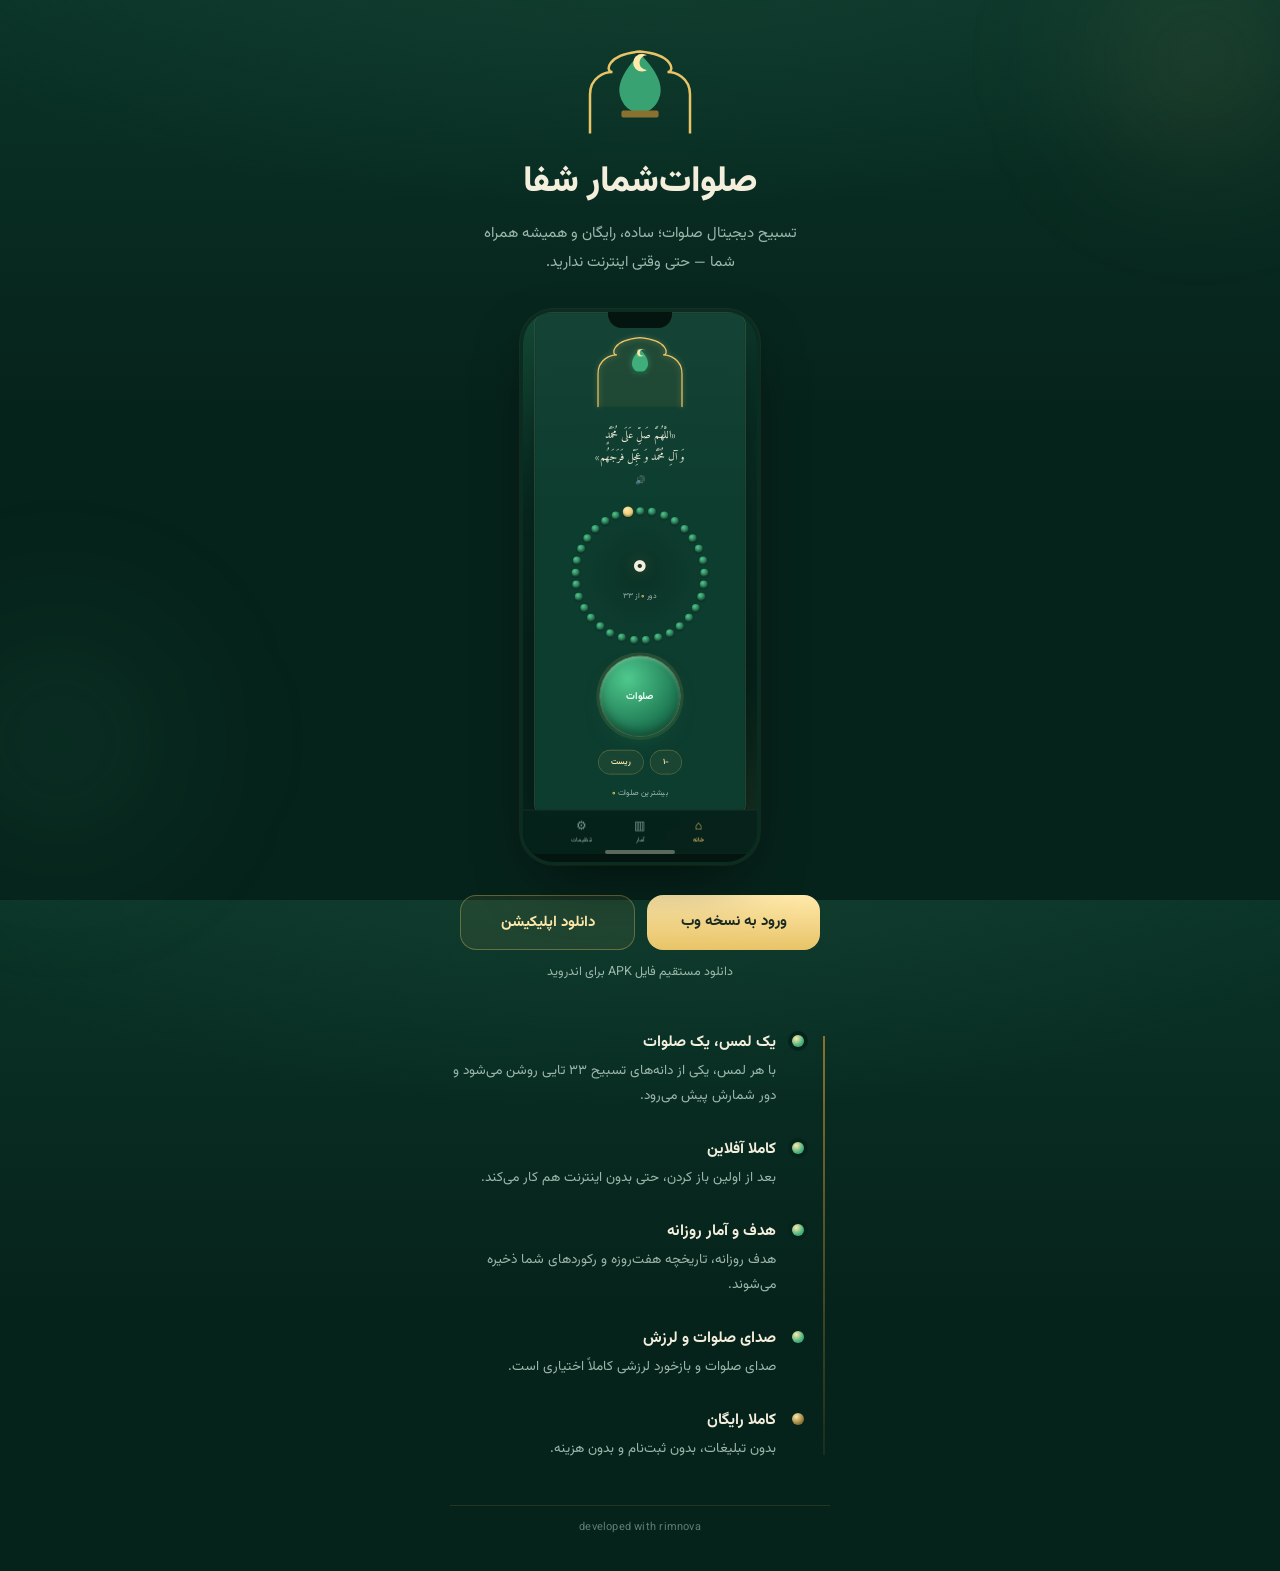
<file: index.html>
<!DOCTYPE html>
<html lang="fa" dir="rtl">
<head><meta charset="UTF-8"><meta name="viewport" content="width=device-width, initial-scale=1.0, viewport-fit=cover"><title>صلوات‌شمار شفا — تسبیح دیجیتال صلوات</title><meta name="description" content="تسبیح دیجیتال رایگان برای شمارش صلوات. کاملا آفلاین، بدون تبلیغات و بدون نیاز به ثبت‌نام."><meta name="theme-color" content="#06231b"><link rel="icon" type="image/png" href="webapp/logo.png"><link rel="preconnect" href="https://fonts.googleapis.com"><link rel="preconnect" href="https://fonts.gstatic.com" crossorigin><link href="https://fonts.googleapis.com/css2?family=Amiri:ital,wght@0,400;0,700;1,400&family=Vazirmatn:wght@400;500;600;700;800&display=swap" rel="stylesheet"><link rel="stylesheet" href="landing.css"></head>
<body><div class="glow glow-a"></div><div class="glow glow-b"></div><main class="wrap"><div class="arch"><svg class="arch-svg" viewBox="0 0 220 170" aria-hidden="true"><path class="arch-path" d="M10,168 L10,90 C10,55 40,45 55,45 C40,45 42,10 110,4 C178,10 180,45 165,45 C180,45 210,55 210,90 L210,168" /></svg><svg class="dome-svg" viewBox="0 0 100 90" aria-hidden="true"><defs><mask id="crescentMask"><rect x="0" y="0" width="100" height="100" fill="#fff" /><circle cx="57" cy="15" r="7.5" fill="#000" /></mask></defs><path class="dome-shape" d="M50,6 Q22,34 31,53 Q37,66 50,66 Q63,66 69,53 Q78,34 50,6 Z" /><rect class="dome-base" x="31" y="64" width="38" height="7" rx="2" /><circle class="crescent" cx="52" cy="15" r="9" mask="url(#crescentMask)" /></svg></div><h1 class="headline">صلوات‌شمار شفا</h1><p class="subhead">تسبیح دیجیتال صلوات؛ ساده، رایگان و همیشه همراه شما — حتی وقتی اینترنت ندارید.</p><div class="phone-frame"><div class="phone-notch"></div><iframe class="phone-screen" src="webapp/index.html" title="پیش‌نمایش زنده صلوات‌شمار" loading="lazy"></iframe><div class="phone-home-bar"></div></div><div class="cta-row"><a href="webapp/index.html" class="btn btn-primary">ورود به نسخه وب</a><a href="SalavatShomarShafa.apk" class="btn btn-ghost">دانلود اپلیکیشن</a></div><p class="cta-note">دانلود مستقیم فایل APK برای اندروید</p><section class="thread" aria-label="ویژگی‌ها"><div class="thread-line"></div><div class="thread-item"><span class="thread-bead"></span><div class="thread-text"><h3>یک لمس، یک صلوات</h3><p>با هر لمس، یکی از دانه‌های تسبیح ۳۳ تایی روشن می‌شود و دور شمارش پیش می‌رود.</p></div></div><div class="thread-item"><span class="thread-bead"></span><div class="thread-text"><h3>کاملا آفلاین</h3><p>بعد از اولین باز کردن، حتی بدون اینترنت هم کار می‌کند.</p></div></div><div class="thread-item"><span class="thread-bead"></span><div class="thread-text"><h3>هدف و آمار روزانه</h3><p>هدف روزانه، تاریخچه هفت‌روزه و رکوردهای شما ذخیره می‌شوند.</p></div></div><div class="thread-item"><span class="thread-bead"></span><div class="thread-text"><h3>صدای صلوات و لرزش</h3><p>صدای صلوات و بازخورد لرزشی کاملاً اختیاری است.</p></div></div><div class="thread-item"><span class="thread-bead tassel"></span><div class="thread-text"><h3>کاملا رایگان</h3><p>بدون تبلیغات، بدون ثبت‌نام و بدون هزینه.</p></div></div></section><footer class="site-footer"><span>developed with rimnova</span></footer></main><script>function fitPhonePreview(){var f=document.querySelector('.phone-frame'),s=document.querySelector('.phone-screen');if(!f||!s)return;s.style.transform='scale('+f.clientWidth/380+')'}window.addEventListener('load',fitPhonePreview);window.addEventListener('resize',fitPhonePreview);</script></body></html>
</file>
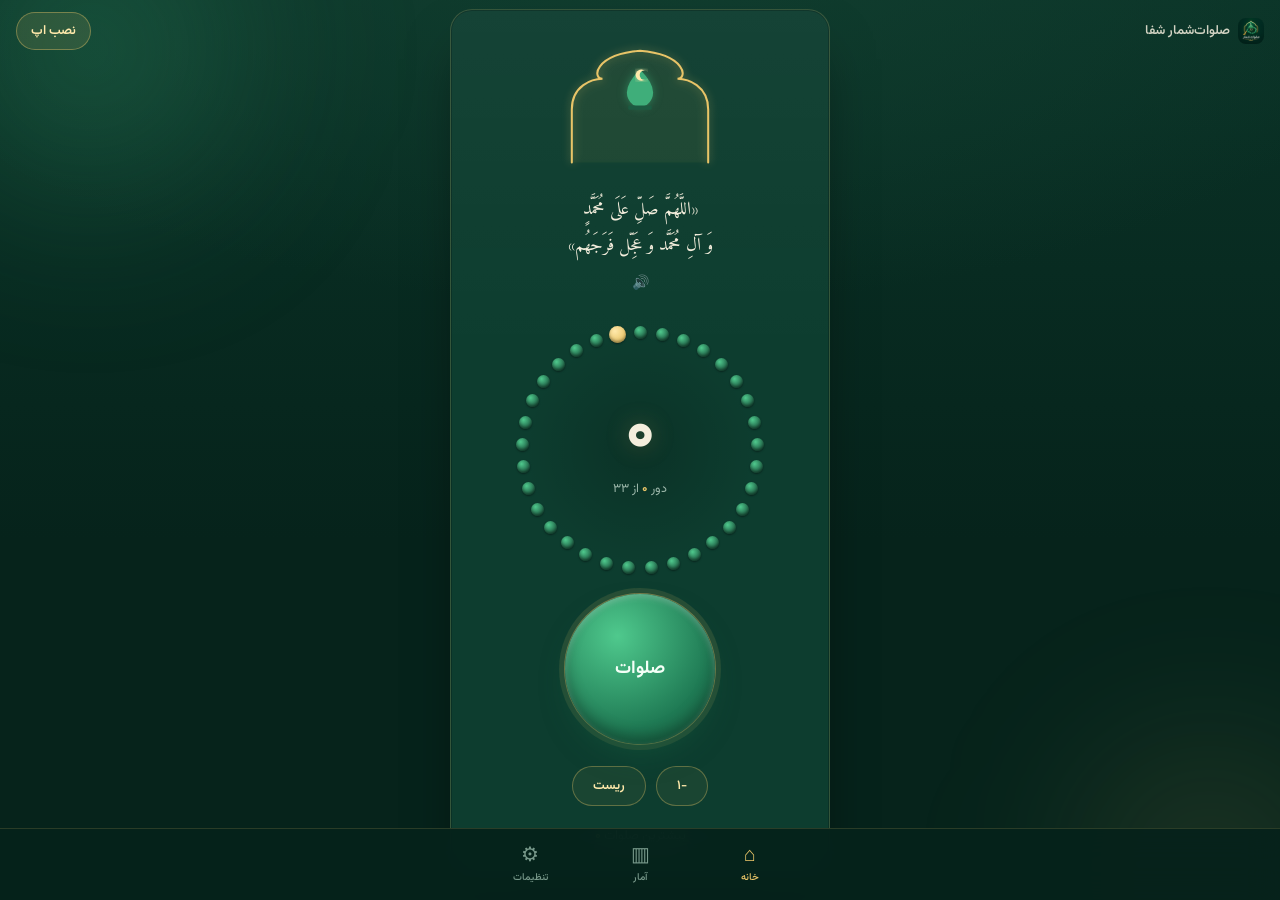
<file: webapp/index.html>
<!DOCTYPE html><html lang="fa" dir="rtl"><head><meta charset="UTF-8"><meta name="viewport" content="width=device-width, initial-scale=1.0, viewport-fit=cover, user-scalable=no"><title>صلوات‌شمار | شفا</title><meta name="description" content="تسبیح دیجیتال آفلاین برای شمارش صلوات"><meta name="theme-color" content="#06231b"><link rel="manifest" href="manifest.json"><link rel="icon" type="image/png" href="logo.png"><link rel="apple-touch-icon" href="icons/icon-180.png"><meta name="apple-mobile-web-app-capable" content="yes"><meta name="apple-mobile-web-app-status-bar-style" content="black-translucent"><meta name="apple-mobile-web-app-title" content="صلوات‌شمار"><meta name="mobile-web-app-capable" content="yes"><link rel="preconnect" href="https://fonts.googleapis.com"><link rel="preconnect" href="https://fonts.gstatic.com" crossorigin><link href="https://fonts.googleapis.com/css2?family=Amiri:ital,wght@0,400;0,700;1,400&family=Vazirmatn:wght@400;500;600;700;800&display=swap" rel="stylesheet"><link rel="stylesheet" href="style.css"></head><body>
<div class="glow glow-a"></div><div class="glow glow-b"></div>
<header class="app-topbar"><a href="../index.html" class="topbar-brand"><img src="logo.png" alt="" class="topbar-logo"><span>صلوات‌شمار شفا</span></a><button id="installBtn" class="topbar-install" hidden>نصب اپ</button></header>
<div id="installModal" class="install-modal" hidden><div class="install-modal-box"><p id="installModalText"></p><button id="installModalClose" class="ghost-btn">متوجه شدم</button></div></div>
<main class="card">
<div class="arch"><svg class="arch-svg" viewBox="0 0 220 170" aria-hidden="true"><path class="arch-path" d="M10,168 L10,90 C10,55 40,45 55,45 C40,45 42,10 110,4 C178,10 180,45 165,45 C180,45 210,55 210,90 L210,168"/></svg><svg class="dome-svg" viewBox="0 0 100 90" aria-hidden="true"><defs><mask id="crescentMask"><rect x="0" y="0" width="100" height="100" fill="#fff"/><circle cx="57" cy="15" r="7.5" fill="#000"/></mask></defs><path class="dome-shape" d="M50,6 Q22,34 31,53 Q37,66 50,66 Q63,66 69,53 Q78,34 50,6 Z"/><rect class="dome-base" x="31" y="64" width="38" height="7" rx="2"/><circle class="crescent" cx="52" cy="15" r="9" mask="url(#crescentMask)"/></svg></div>
<p id="salawatText" class="salawat" role="button" tabindex="0" aria-label="پخش صلوات صوتی">«اللَّهُمَّ صَلِّ عَلَی مُحَمَّدٍ<br>وَ آلِ مُحَمَّد وَ عَجِّل فَرَجَهُم» <span class="sound-icon">🔊</span></p>
<div class="counter-wrap"><div id="beadRing" class="bead-ring"></div><div class="count-core"><div id="countDisplay" class="count-display">۰</div><div class="round-label">دور <span id="roundCount">۰</span> از ۳۳</div></div></div>
<button id="clickBtn" class="click-btn"><span>صلوات</span></button><div class="secondary-actions"><button id="minusBtn" class="ghost-btn">−۱</button><button id="resetBtn" class="ghost-btn">ریست</button></div><p class="best-score">بیشترین صلوات&nbsp;<strong id="bestCount">۰</strong></p>
</main>
<nav class="bottom-nav"><button class="nav-item active" data-panel="home"><span class="nav-icon">⌂</span><span>خانه</span></button><button class="nav-item" data-panel="stats"><span class="nav-icon">▥</span><span>آمار</span></button><button class="nav-item" data-panel="settings"><span class="nav-icon">⚙</span><span>تنظیمات</span></button></nav>
<div id="appPanel" class="app-panel" hidden><div class="panel-box"><div class="panel-head"><h2 id="panelTitle"></h2><button id="panelClose">×</button></div><div id="panelContent"></div></div></div>
<script src="script.js"></script></body></html>
</file>
<file: landing.css>
:root{
  --bg-deep:   #06231b;
  --bg-mid:    #0a3327;
  --panel:     #0d3d2f;
  --panel-2:   #0f4736;
  --gold:      #e8c468;
  --gold-hi:   #ffe9ab;
  --gold-dim:  #8a712f;
  --bead:      #3fae7a;
  --text-warm: #f4eedd;
  --text-muted:#9db8ab;
}

*{ margin:0; padding:0; box-sizing:border-box; }
html,body{ height:100%; }

body{
  min-height:100vh;
  min-height:100dvh;
  background:
    radial-gradient(ellipse 120% 60% at 50% -10%, #123f30 0%, transparent 55%),
    linear-gradient(180deg, var(--bg-mid) 0%, var(--bg-deep) 45%);
  font-family:'Vazirmatn', sans-serif;
  color:var(--text-warm);
  overflow-x:hidden;
  position:relative;
}

.glow{ position:fixed; border-radius:50%; filter:blur(70px); pointer-events:none; z-index:0; }
.glow-a{ width:280px; height:280px; top:-80px; right:-60px; background:radial-gradient(circle, rgba(232,196,104,.16), transparent 70%); }
.glow-b{ width:320px; height:320px; bottom:0; left:-100px; background:radial-gradient(circle, rgba(63,174,122,.14), transparent 70%); }

.wrap{
  position:relative;
  z-index:1;
  max-width:520px;
  margin:0 auto;
  padding:48px 24px 32px;
  display:flex;
  flex-direction:column;
  align-items:center;
  text-align:center;
}

/* ---- arch + dome (shared brand mark) ---- */
.arch{ position:relative; width:110px; height:88px; margin-bottom:18px; }
.arch-svg, .dome-svg{ position:absolute; inset:0; width:100%; height:100%; }
.arch-path{ fill:none; stroke:var(--gold); stroke-width:5; }
.dome-shape{ fill:var(--bead); opacity:.9; }
.dome-base{ fill:var(--gold-dim); }
.crescent{ fill:var(--gold-hi); }

.headline{
  font-size:clamp(28px, 7vw, 36px);
  font-weight:800;
  letter-spacing:-.01em;
  margin-bottom:10px;
}

.subhead{
  font-size:15px;
  line-height:1.9;
  color:var(--text-muted);
  max-width:340px;
  margin-bottom:32px;
}

/* ---- phone frame with live app preview ---- */
.phone-frame{
  position:relative;
  width:min(240px, 62vw);
  aspect-ratio: 380 / 880;
  background:#04140f;
  border:3px solid #12463580;
  border-radius:34px;
  box-shadow:
    0 24px 60px -20px rgba(0,0,0,.6),
    0 0 0 1px rgba(232,196,104,.08);
  margin-bottom:30px;
  overflow:hidden;
}
.phone-notch{
  position:absolute;
  top:0; left:50%; transform:translateX(-50%);
  width:64px; height:16px;
  background:#04140f;
  border-radius:0 0 14px 14px;
  z-index:2;
}
.phone-screen{
  position:absolute;
  top:0; left:0;
  width:380px; height:880px;
  border:none;
  transform-origin: top left;
  pointer-events:auto;
}
.phone-home-bar{
  position:absolute;
  bottom:8px; left:50%; transform:translateX(-50%);
  width:70px; height:4px;
  background:rgba(244,238,221,.35);
  border-radius:99px;
  z-index:2;
}

/* ---- CTAs ---- */
.cta-row{
  display:flex;
  gap:12px;
  width:100%;
  max-width:360px;
  margin-bottom:12px;
}
.btn{
  flex:1;
  padding:15px 12px;
  border-radius:16px;
  font-size:15px;
  font-weight:700;
  text-decoration:none;
  text-align:center;
  transition:transform .15s ease;
}
.btn:active{ transform:scale(.97); }
.btn-primary{
  background:linear-gradient(180deg, var(--gold-hi), var(--gold));
  color:#1c2b22;
}
.btn-ghost{
  background:rgba(232,196,104,.08);
  border:1px solid rgba(232,196,104,.35);
  color:var(--gold-hi);
}
.cta-note{
  font-size:12.5px;
  color:var(--text-muted);
  margin-bottom:48px;
}

/* ---- feature list styled as a tasbih thread ---- */
.thread{
  position:relative;
  width:100%;
  max-width:380px;
  text-align:right;
  padding-inline-start:26px;
  margin-bottom:44px;
}
.thread-line{
  position:absolute;
  top:6px; bottom:6px;
  right:5px;
  width:2px;
  background:linear-gradient(180deg, var(--gold-dim), rgba(138,113,47,.15));
}
.thread-item{
  position:relative;
  display:flex;
  gap:16px;
  padding-bottom:28px;
}
.thread-item:last-child{ padding-bottom:0; }
.thread-bead{
  flex-shrink:0;
  width:12px; height:12px;
  border-radius:50%;
  margin-top:5px;
  background:radial-gradient(circle at 35% 30%, var(--gold-hi), var(--bead) 65%);
  box-shadow:0 0 0 4px var(--bg-deep);
  z-index:1;
}
.thread-bead.tassel{
  background:radial-gradient(circle at 35% 30%, var(--gold-hi), var(--gold-dim) 70%);
}
.thread-text h3{
  font-size:15.5px;
  font-weight:700;
  margin-bottom:4px;
}
.thread-text p{
  font-size:13.5px;
  line-height:1.9;
  color:var(--text-muted);
}

/* ---- footer credit ---- */
.site-footer{
  padding-top:8px;
  border-top:1px solid rgba(232,196,104,.12);
  width:100%;
  max-width:380px;
}
.site-footer span{
  font-family:'Vazirmatn', sans-serif;
  font-size:11px;
  color:var(--text-muted);
  opacity:.6;
  letter-spacing:.02em;
}

@media (prefers-reduced-motion: reduce){
  *{ transition-duration:.001ms !important; }
}
</file>
<file: webapp/style.css>
:root{--bg-deep:#06231b;--bg-mid:#0a3327;--panel:#0d3d2f;--panel-2:#0f4736;--gold:#e8c468;--gold-hi:#ffe9ab;--gold-dim:#8a712f;--bead:#3fae7a;--bead-lit-1:#ffe9ab;--bead-lit-2:#e8c468;--bead-dim:#1c5a41;--text-warm:#f4eedd;--text-muted:#9db8ab;--radius:22px}
*{margin:0;padding:0;box-sizing:border-box}html,body{height:100%}body{min-height:100vh;min-height:100dvh;background:radial-gradient(ellipse 120% 80% at 50% -10%,#123f30 0%,transparent 55%),linear-gradient(180deg,var(--bg-mid) 0%,var(--bg-deep) 60%);display:flex;align-items:center;justify-content:center;padding:76px 18px 92px;font-family:'Vazirmatn',Tahoma,sans-serif;color:var(--text-warm);overflow-x:hidden;position:relative;transition:background .25s,color .25s}.glow{position:fixed;border-radius:50%;filter:blur(80px);pointer-events:none;z-index:0}.glow-a{width:420px;height:420px;top:-160px;left:-120px;background:radial-gradient(circle,rgba(63,174,122,.35),transparent 70%)}.glow-b{width:380px;height:380px;bottom:-160px;right:-120px;background:radial-gradient(circle,rgba(232,196,104,.16),transparent 70%)}.card{position:relative;z-index:1;width:100%;max-width:380px;background:linear-gradient(180deg,rgba(255,255,255,.03),rgba(255,255,255,0) 40%),var(--panel);border:1px solid rgba(232,196,104,.18);border-radius:var(--radius);padding:36px 26px 28px;text-align:center;box-shadow:0 30px 60px -20px rgba(0,0,0,.6),0 0 0 1px rgba(0,0,0,.2) inset;animation:rise .7s cubic-bezier(.2,.8,.2,1) both}@keyframes rise{from{opacity:0;transform:translateY(18px) scale(.98)}to{opacity:1;transform:translateY(0) scale(1)}}
.arch{position:relative;width:150px;height:120px;margin:0 auto 18px}.arch-svg{position:absolute;inset:0;width:100%;height:100%;overflow:visible}.arch-path{fill:rgba(232,196,104,.05);stroke:var(--gold);stroke-width:3;stroke-linecap:round;filter:drop-shadow(0 0 6px rgba(232,196,104,.45))}.dome-svg{position:absolute;left:50%;top:34%;width:62px;height:56px;transform:translate(-50%,-38%);overflow:visible}.dome-shape{fill:var(--bead);filter:drop-shadow(0 0 8px rgba(63,174,122,.55))}.dome-base{fill:var(--bead-dim)}.crescent{fill:var(--gold-hi);filter:drop-shadow(0 0 5px rgba(255,233,171,.7));animation:breathe 3.2s ease-in-out infinite;transform-origin:52px 15px}@keyframes breathe{0%,100%{opacity:.85}50%{opacity:1;filter:drop-shadow(0 0 9px rgba(255,233,171,.9))}}
.salawat{position:relative;font-family:'Amiri',serif;font-size:18px;line-height:2;color:var(--text-warm);margin-bottom:26px;cursor:pointer;border-radius:14px;padding:8px 10px;transition:.2s}.salawat:hover,.salawat:focus-visible{background:rgba(232,196,104,.06);outline:none}.sound-icon{display:block;margin-top:6px;font-size:14px;opacity:.55}.salawat.playing{background:rgba(232,196,104,.1);animation:salawatGlow 1.4s ease-in-out infinite}.salawat.playing .sound-icon{opacity:1;animation:iconBeat .6s ease-in-out infinite}@keyframes salawatGlow{50%{box-shadow:0 0 36px rgba(232,196,104,.3) inset}}@keyframes iconBeat{50%{transform:scale(1.25)}}
.counter-wrap{position:relative;width:236px;height:236px;margin:0 auto 26px}.bead-ring{position:absolute;inset:0}.bead{position:absolute;top:50%;left:50%;width:13px;height:13px;margin:-6.5px;border-radius:50%;background:radial-gradient(circle at 35% 30%,#4fc98d,var(--bead-dim) 75%);box-shadow:inset 0 -2px 3px rgba(0,0,0,.35),0 1px 2px rgba(0,0,0,.4);transition:.25s}.bead.lit{background:radial-gradient(circle at 35% 30%,var(--bead-lit-1),var(--bead-lit-2) 75%);box-shadow:0 0 10px rgba(232,196,104,.85),inset 0 -2px 3px rgba(0,0,0,.25);transform:scale(1.18)}.bead.tassel{width:17px;height:17px;margin:-8.5px;background:radial-gradient(circle at 35% 30%,var(--gold-hi),var(--gold) 75%)}.count-core{position:absolute;inset:0;display:flex;flex-direction:column;align-items:center;justify-content:center;border-radius:50%;background:radial-gradient(circle,rgba(0,0,0,.18),transparent 70%)}.count-display{font-size:68px;font-weight:800;line-height:1;color:var(--text-warm);text-shadow:0 0 24px rgba(232,196,104,.25);font-variant-numeric:tabular-nums}.round-label{margin-top:10px;font-size:12.5px;color:var(--text-muted)}#roundCount{color:var(--gold);font-weight:700}
.click-btn{position:relative;overflow:hidden;width:150px;height:150px;border-radius:50%;border:none;cursor:pointer;background:radial-gradient(circle at 35% 28%,#4fc98d,#1f7a54 65%,#145b3d 100%);box-shadow:0 14px 30px -8px rgba(20,91,61,.65),0 0 0 6px rgba(232,196,104,.12),0 0 0 1px rgba(232,196,104,.4),inset 0 3px 6px rgba(255,255,255,.25),inset 0 -8px 14px rgba(0,0,0,.3);color:#f4fff7;font:700 18px 'Vazirmatn';margin-bottom:22px;transition:transform .08s}.click-btn:active{transform:scale(.94)}.click-btn span{position:relative;z-index:2}.ripple{position:absolute;border-radius:50%;background:rgba(255,255,255,.45);transform:scale(0);animation:ripple .55s ease-out forwards;pointer-events:none}@keyframes ripple{to{transform:scale(2.6);opacity:0}}
.secondary-actions{display:flex;gap:10px;justify-content:center;margin-bottom:20px}.ghost-btn{border:1px solid rgba(232,196,104,.35);background:rgba(232,196,104,.06);padding:9px 20px;border-radius:999px;cursor:pointer;color:var(--gold-hi);font:600 13px 'Vazirmatn';transition:.15s}.ghost-btn:hover{background:rgba(232,196,104,.14)}.best-score{font-size:13px;color:var(--text-muted)}.best-score strong{color:var(--gold)}.pulse{animation:countPulse .3s}@keyframes countPulse{35%{transform:scale(1.14)}}.ring-complete .bead.lit{animation:beadFlash .5s}@keyframes beadFlash{50%{filter:brightness(1.6)}}
.app-topbar{position:fixed;top:0;right:0;left:0;display:flex;align-items:center;justify-content:space-between;padding:12px 16px;z-index:20}.topbar-brand{display:flex;align-items:center;gap:8px;text-decoration:none;color:var(--text-warm);font-size:13px;font-weight:600;opacity:.85}.topbar-logo{width:26px;height:26px;border-radius:8px}.topbar-install{background:rgba(232,196,104,.12);border:1px solid rgba(232,196,104,.4);color:var(--gold-hi);font:600 13px 'Vazirmatn';padding:8px 14px;border-radius:999px}.install-modal[hidden],.app-panel[hidden]{display:none}.install-modal{position:fixed;inset:0;background:rgba(4,20,15,.72);display:flex;align-items:center;justify-content:center;z-index:50;padding:24px}.install-modal-box{background:var(--panel-2);border:1px solid rgba(232,196,104,.25);border-radius:18px;padding:22px 20px;max-width:320px;text-align:center}.install-modal-box p{font-size:14px;line-height:2;margin-bottom:16px}
/* پایین صفحه؛ فقط قابلیت جدید است و طرح کارت اصلی را تغییر نمی‌دهد */
.bottom-nav{position:fixed;right:0;left:0;bottom:0;height:72px;padding-bottom:env(safe-area-inset-bottom);display:flex;justify-content:center;background:rgba(6,35,27,.94);backdrop-filter:blur(16px);border-top:1px solid rgba(232,196,104,.16);z-index:40}.nav-item{width:25%;max-width:110px;border:0;background:none;color:#78998b;font:500 10px 'Vazirmatn';cursor:pointer}.nav-item .nav-icon{display:block;font-size:20px;line-height:24px;margin-bottom:2px}.nav-item.active{color:var(--gold)}.nav-item:active{transform:scale(.96)}
.app-panel{position:fixed;inset:0;background:rgba(2,16,11,.62);backdrop-filter:blur(4px);z-index:35;padding:72px 18px 88px;display:flex;align-items:flex-end;justify-content:center}.panel-box{width:min(380px,100%);max-height:78vh;overflow:auto;background:var(--panel);border:1px solid rgba(232,196,104,.22);border-radius:22px;padding:18px;box-shadow:0 25px 60px rgba(0,0,0,.55)}.panel-head{display:flex;align-items:center;justify-content:space-between;margin-bottom:16px}.panel-head h2{font-size:18px}.panel-head button{border:0;background:none;color:var(--text-muted);font-size:28px;line-height:1;cursor:pointer}.panel-card{border:1px solid rgba(232,196,104,.16);background:rgba(255,255,255,.025);border-radius:16px;padding:16px;margin-bottom:10px}.panel-card strong{color:var(--gold);font-size:25px}.panel-row{display:flex;align-items:center;justify-content:space-between;padding:13px 2px;border-bottom:1px solid rgba(255,255,255,.07);font-size:13px}.panel-row:last-child{border-bottom:0}.panel-row input[type=checkbox]{accent-color:var(--gold);width:20px;height:20px}.goal-bar{height:8px;background:rgba(255,255,255,.08);border-radius:10px;overflow:hidden;margin-top:10px}.goal-bar i{display:block;height:100%;width:0;background:linear-gradient(90deg,var(--bead),var(--gold));border-radius:10px;transition:width .3s}.panel-small{font-size:11px;color:var(--text-muted);line-height:1.9}.goal-buttons{display:flex;gap:7px;flex-wrap:wrap;margin-top:10px}.goal-buttons button{border:1px solid rgba(232,196,104,.25);background:rgba(232,196,104,.06);color:var(--gold-hi);border-radius:999px;padding:7px 12px;font:500 11px 'Vazirmatn'}.history-line{display:flex;justify-content:space-between;font-size:12px;padding:9px 0;border-bottom:1px solid rgba(255,255,255,.06)}.danger{color:#ffaaa5!important;border-color:rgba(217,107,103,.35)!important;background:rgba(217,107,103,.08)!important}
:root.light{--bg-deep:#e9f2ed;--bg-mid:#f7fbf8;--panel:#ffffff;--panel-2:#f1f7f3;--text-warm:#183229;--text-muted:#648076;--bead-dim:#b8d8c9}.light body{background:radial-gradient(ellipse 120% 80% at 50% -10%,#dceee5 0%,transparent 55%),linear-gradient(180deg,var(--bg-mid),var(--bg-deep))}.light .bottom-nav{background:rgba(255,255,255,.94)}.light .app-panel{background:rgba(220,235,227,.65)}.light .panel-card{background:rgba(0,0,0,.02)}
@media(max-width:380px){.counter-wrap{width:210px;height:210px}.click-btn{width:130px;height:130px;font-size:16px}.count-display{font-size:56px}}@media(prefers-reduced-motion:reduce){*{animation-duration:.001ms!important;transition-duration:.001ms!important}}body.embedded-preview .app-topbar{display:none}body.embedded-preview{padding-top:32px}
</file>
